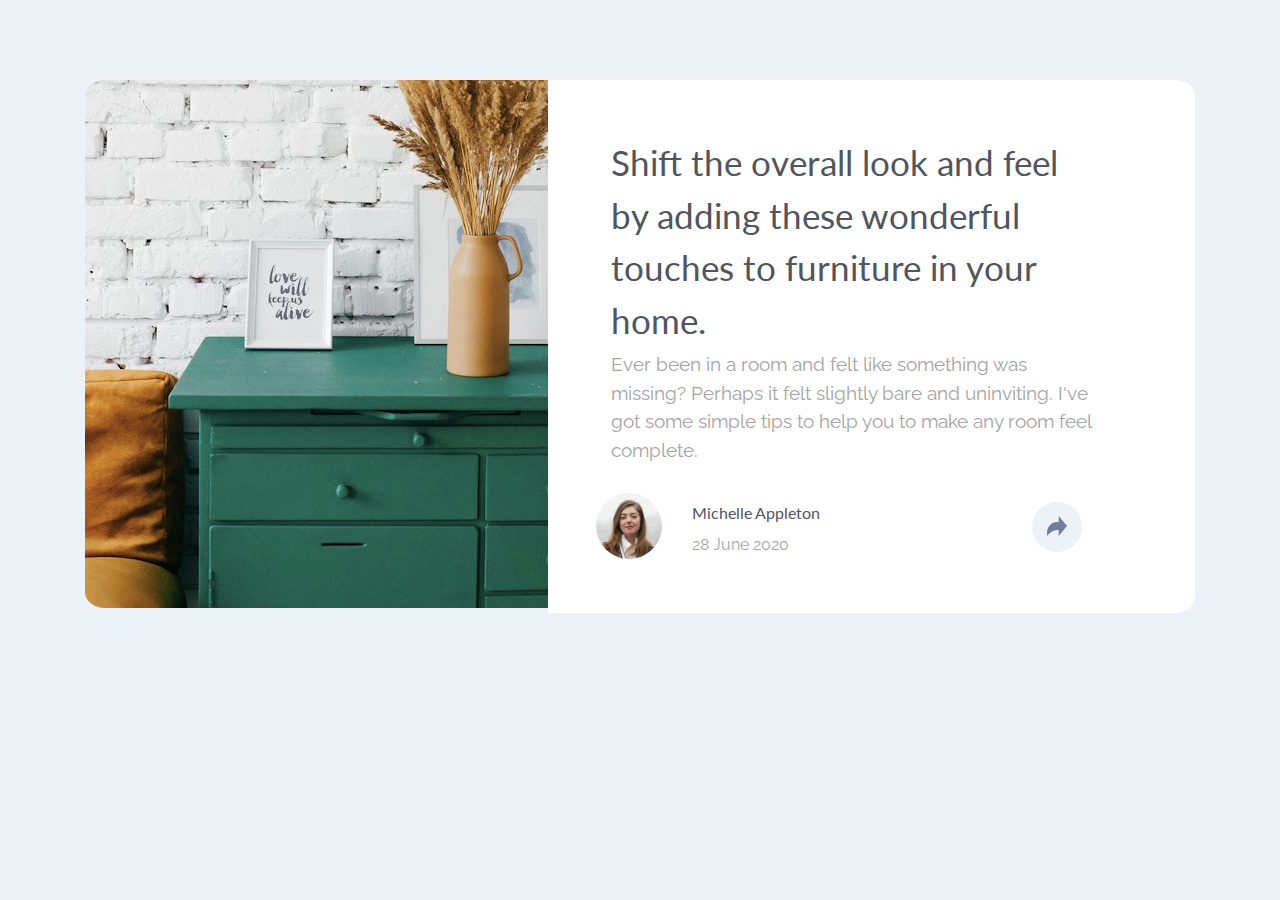
<file: Article-preview-challenge-master/index.html>
<!DOCTYPE html>
<html lang="en">

<head>
  <meta charset="UTF-8">
  <meta name="viewport" content="width=device-width, initial-scale=1.0">
  <!-- displays site properly based on user's device -->

  <link rel="icon" type="image/png" sizes="32x32" href="./images/favicon-32x32.png">

  <title>Frontend Mentor | Article preview component</title>
  <link rel="stylesheet" href="https://maxcdn.bootstrapcdn.com/bootstrap/4.5.0/css/bootstrap.min.css">
  <script src="https://ajax.googleapis.com/ajax/libs/jquery/3.5.1/jquery.min.js"></script>
  <script src="https://cdnjs.cloudflare.com/ajax/libs/popper.js/1.16.0/umd/popper.min.js"></script>
  <script src="https://maxcdn.bootstrapcdn.com/bootstrap/4.5.0/js/bootstrap.min.js"></script>
  <link href="https://fonts.googleapis.com/css2?family=Lato:wght@700&display=swap" rel="stylesheet">
  <link href="https://fonts.googleapis.com/css2?family=Raleway:wght@300&display=swap" rel="stylesheet">
  <link rel="stylesheet" href="https://fonts.googleapis.com/icon?family=Material+Icons">
  <link href="https://fonts.googleapis.com/css2?family=Quicksand:wght@500&display=swap" rel="stylesheet">
  <link rel="stylesheet" type="text/css" href="style.css">
  <script src="styles.js"></script>
</head>

<body>
  <div class="container-fluid py-3">
    <div class="container mx-auto py-3">
      <div class="row no-gutters my-5">
        <!--left column image of drawers-->
        <div class="col-xl-5 col-lg-4 col-md-12 col-sm-12 col-xs-12"><img src="images/drawers.jpg" alt="drawers image" class="imgsize ">
        </div>
        <!--right column of text side -->
        <div class="col-xl-7 col-lg-8 col-md-12 col-sm-12 col-xs-12 textstyling  p-5" id="c3id">
          <!--Row 1-->
          <div class="row col-xl-12 col-md-12 col-sm-12 col-xs-12 c2">
            <div class="col-xl-12 col-md-12 col-sm-12 col-xs-12 pt-2">
              Shift the overall look and feel by adding these wonderful touches to furniture in your home.
            </div>
          </div>
          <!--Row 2-->
          <div class="row c3 pt-1 col-xl-12 col-md-12 col-sm-12 col-xs-12 ">
            <div class="col-sm-12 col-lg-12 col-xl-12 ">Ever been in a room and felt like something was missing? Perhaps
              it felt slightly
              bare and uninviting. I've got some
              simple tips to help you to make any room feel complete.<br /><br />
            </div>
            <!--popupstart-->

            <div class="popup" id="myid">
              <div class=" p-2 poptext">
                <div class="forshare mx-2">SHARE</div>
                <div><svg xmlns="http://www.w3.org/2000/svg" width="20" height="20">
                    <path fill="#FFF"
                      d="M18.896 0H1.104C.494 0 0 .494 0 1.104v17.793C0 19.506.494 20 1.104 20h9.58v-7.745H8.076V9.237h2.606V7.01c0-2.583 1.578-3.99 3.883-3.99 1.104 0 2.052.082 2.329.119v2.7h-1.598c-1.254 0-1.496.597-1.496 1.47v1.928h2.989l-.39 3.018h-2.6V20h5.098c.608 0 1.102-.494 1.102-1.104V1.104C20 .494 19.506 0 18.896 0z" />
                  </svg></div>
                <div><svg xmlns="http://www.w3.org/2000/svg" width="20" height="17">
                    <path fill="#FFF"
                      d="M20 2.172a8.192 8.192 0 01-2.357.646 4.11 4.11 0 001.804-2.27 8.22 8.22 0 01-2.605.996A4.096 4.096 0 0013.847.248c-2.65 0-4.596 2.472-3.998 5.037A11.648 11.648 0 011.392 1a4.109 4.109 0 001.27 5.478 4.086 4.086 0 01-1.858-.513c-.045 1.9 1.318 3.679 3.291 4.075a4.113 4.113 0 01-1.853.07 4.106 4.106 0 003.833 2.849A8.25 8.25 0 010 14.658a11.616 11.616 0 006.29 1.843c7.618 0 11.922-6.434 11.663-12.205A8.354 8.354 0 0020 2.172z" />
                  </svg></div>
                <div><svg xmlns="http://www.w3.org/2000/svg" width="20" height="20">
                    <path fill="#FFF"
                      d="M10 0C4.478 0 0 4.477 0 10c0 4.237 2.636 7.855 6.356 9.312-.088-.791-.167-2.005.035-2.868.182-.78 1.172-4.97 1.172-4.97s-.299-.6-.299-1.486c0-1.39.806-2.428 1.81-2.428.852 0 1.264.64 1.264 1.408 0 .858-.545 2.14-.828 3.33-.236.995.5 1.807 1.48 1.807 1.778 0 3.144-1.874 3.144-4.58 0-2.393-1.72-4.068-4.177-4.068-2.845 0-4.515 2.135-4.515 4.34 0 .859.331 1.781.745 2.281a.3.3 0 01.069.288l-.278 1.133c-.044.183-.145.223-.335.134-1.249-.581-2.03-2.407-2.03-3.874 0-3.154 2.292-6.052 6.608-6.052 3.469 0 6.165 2.473 6.165 5.776 0 3.447-2.173 6.22-5.19 6.22-1.013 0-1.965-.525-2.291-1.148l-.623 2.378c-.226.869-.835 1.958-1.244 2.621.937.29 1.931.446 2.962.446 5.522 0 10-4.477 10-10S15.522 0 10 0z" />
                  </svg></div>
              </div>
              <div class="row no-gutters popuparrow">
                <span class="material-icons icon-display mx-auto">
                  arrow_drop_down
                </span>
              </div>
            </div>
            <!--popupends-->
          </div>

          <!--for mobile last row start-->
          <div id="containers" class="text-center displayforsmall">
            <div class="box">
              <div style="align-items:flex-start;"><img src="images/avatar-michelle.jpg" alt="avatar image" class="avatar"></div>
            </div>
            <div class="box">
              <div>
                <div class="row text-left ">
                  <div class="col-sm-12 c4 py-2">Michelle Appleton</div>
                  <div class="col-sm-12 c5 pb-2">28 June 2020</div>
                </div>
              </div>
            </div>
            <div class="box" >
              <div> &nbsp <span class="dot" onclick="displayit2()"><svg xmlns="http://www.w3.org/2000/svg" width="15"
                    height="13">
                    <path fill="#6E8098"
                      d="M15 6.495L8.766.014V3.88H7.441C3.33 3.88 0 7.039 0 10.936v2.049l.589-.612C2.59 10.294 5.422 9.11 8.39 9.11h.375v3.867L15 6.495z" />
                  </svg></span></div>
            </div>
          </div>
          <!--for mobile last row end-->
          <!--Row 3-->
          <div class="row c4 displaywhenbig">

            <div class="col-xl-2 col-sm-2 col-xs-2"><img src="images/avatar-michelle.jpg" alt="avatar image" class="avatar ">
            </div>

            <div class="col-xl-7 col-sm-7 col-xs-7">
              <div class="row ">
                <div class="col-sm-12 c4 py-2">Michelle Appleton</div>
                <div class="col-sm-12 c5 pb-2">28 June 2020</div>
              </div>
            </div>
            <div class="col-xl-3 col-sm-3 col-xs-3 ">
              <span class="dot" onclick="displayit()"> <img src="images/icon-share.svg" alt="share icon" class="shareicon"></span>
            </div>
          </div>
        </div>

        <!--for mobile share button row start-->

        <div class="col-sm-12 col-xs-12 p-4 baserowstyling" id="myid2">
          <div class="basetext">
            <div class="text py-1 forshare">SHARE</div>
            <div class="text"><svg xmlns="http://www.w3.org/2000/svg" width="22" height="18">
                <path fill="#FFF"
                  d="M18.896 0H1.104C.494 0 0 .494 0 1.104v17.793C0 19.506.494 20 1.104 20h9.58v-7.745H8.076V9.237h2.606V7.01c0-2.583 1.578-3.99 3.883-3.99 1.104 0 2.052.082 2.329.119v2.7h-1.598c-1.254 0-1.496.597-1.496 1.47v1.928h2.989l-.39 3.018h-2.6V20h5.098c.608 0 1.102-.494 1.102-1.104V1.104C20 .494 19.506 0 18.896 0z" />
                </svg></div>
            <div class="text"><svg xmlns="http://www.w3.org/2000/svg" width="23" height="18">
                <path fill="#FFF"
                  d="M20 2.172a8.192 8.192 0 01-2.357.646 4.11 4.11 0 001.804-2.27 8.22 8.22 0 01-2.605.996A4.096 4.096 0 0013.847.248c-2.65 0-4.596 2.472-3.998 5.037A11.648 11.648 0 011.392 1a4.109 4.109 0 001.27 5.478 4.086 4.086 0 01-1.858-.513c-.045 1.9 1.318 3.679 3.291 4.075a4.113 4.113 0 01-1.853.07 4.106 4.106 0 003.833 2.849A8.25 8.25 0 010 14.658a11.616 11.616 0 006.29 1.843c7.618 0 11.922-6.434 11.663-12.205A8.354 8.354 0 0020 2.172z" />
                </svg></div>
            <div class="text"><svg xmlns="http://www.w3.org/2000/svg" width="22" height="20">
                <path fill="#FFF"
                  d="M10 0C4.478 0 0 4.477 0 10c0 4.237 2.636 7.855 6.356 9.312-.088-.791-.167-2.005.035-2.868.182-.78 1.172-4.97 1.172-4.97s-.299-.6-.299-1.486c0-1.39.806-2.428 1.81-2.428.852 0 1.264.64 1.264 1.408 0 .858-.545 2.14-.828 3.33-.236.995.5 1.807 1.48 1.807 1.778 0 3.144-1.874 3.144-4.58 0-2.393-1.72-4.068-4.177-4.068-2.845 0-4.515 2.135-4.515 4.34 0 .859.331 1.781.745 2.281a.3.3 0 01.069.288l-.278 1.133c-.044.183-.145.223-.335.134-1.249-.581-2.03-2.407-2.03-3.874 0-3.154 2.292-6.052 6.608-6.052 3.469 0 6.165 2.473 6.165 5.776 0 3.447-2.173 6.22-5.19 6.22-1.013 0-1.965-.525-2.291-1.148l-.623 2.378c-.226.869-.835 1.958-1.244 2.621.937.29 1.931.446 2.962.446 5.522 0 10-4.477 10-10S15.522 0 10 0z" />
                </svg></div>
            <div class="text">
              <div> <span class="dot2"> &nbsp <svg xmlns="http://www.w3.org/2000/svg" width="18" height="14">
                    <path fill="#6E8098"
                      d="M15 6.495L8.766.014V3.88H7.441C3.33 3.88 0 7.039 0 10.936v2.049l.589-.612C2.59 10.294 5.422 9.11 8.39 9.11h.375v3.867L15 6.495z" />
                  </svg></span></div>
            </div>
          </div>
        </div>

        <!--for mobile share button row end-->

      </div>
    </div>
  </div>



</body>

</html>
</file>
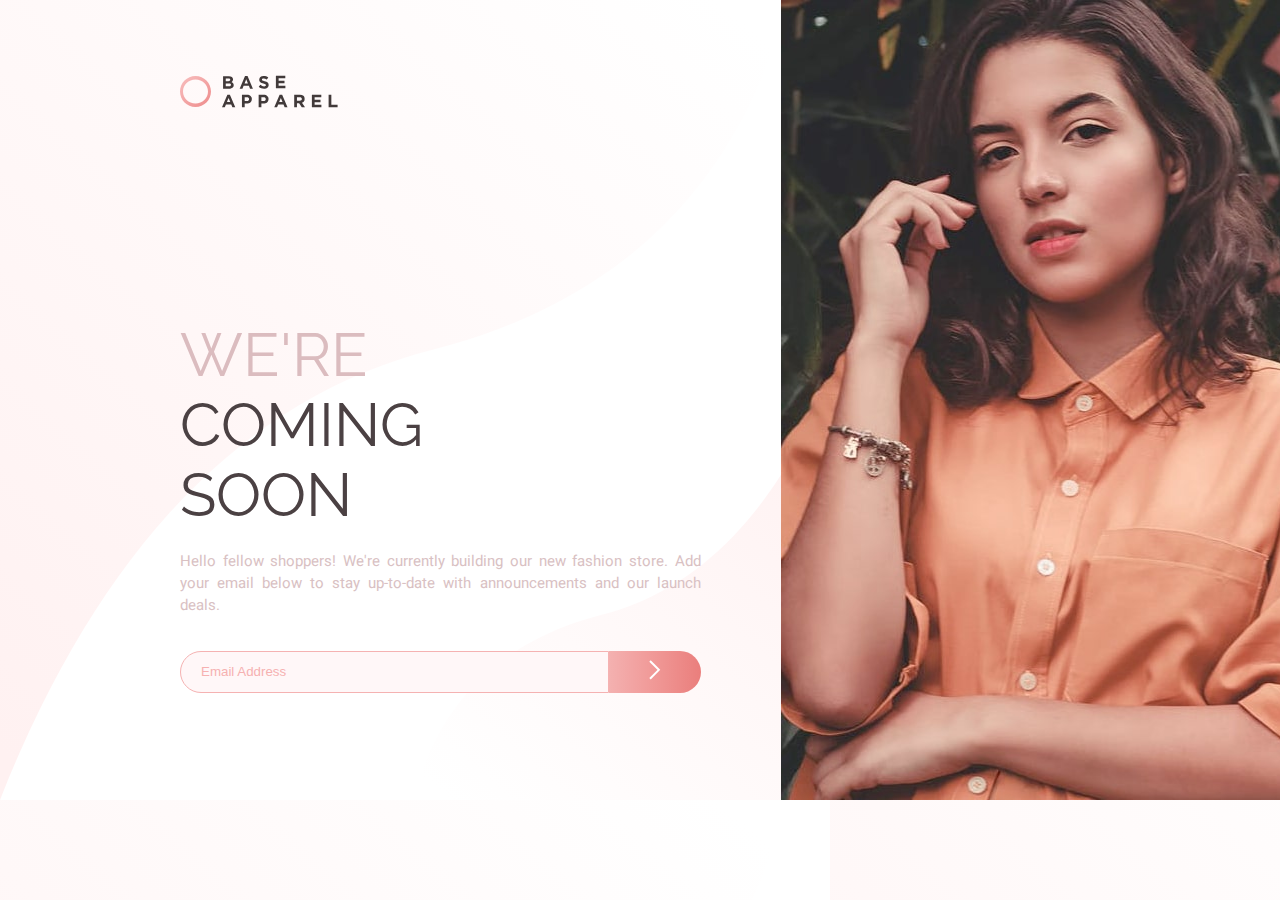
<file: base-apparel-coming-soon-master/index.html>
<!DOCTYPE html>
<html lang="en">
  <head>
    <meta charset="UTF-8" />
    <meta name="viewport" content="width=device-width, initial-scale=1.0" />
    <!-- displays site properly based on user's device -->

    <link
      rel="icon"
      type="image/png"
      sizes="32x32"
      href="./images/favicon-32x32.png"
    />

    <title>Frontend Mentor | Base Apparel coming soon page</title>
    <link
      href="https://fonts.googleapis.com/css2?family=Raleway:wght@500&display=swap"
      rel="stylesheet"
    />
    <link
      href="https://fonts.googleapis.com/css2?family=Heebo:wght@300;400&display=swap"
      rel="stylesheet"
    />
    <link rel="stylesheet" href="index.css" />
    <!-- Feel free to remove these styles or customise in your own stylesheet 👍 -->
    <style>
      .attribution {
        font-size: 11px;
        text-align: center;
      }
      .attribution a {
        color: hsl(228, 45%, 44%);
      }
    </style>
  </head>
  <body>
    <!--grid starts -->
    <div class="container">
      <div class="item1">
        <img alt="logo" src="images/logo.svg" />
      </div>
      <div class="item3">
        <div class="cont1">
          <div class="itm1">WE'RE</div>
          <div class="itm2">COMING</div>
          <div class="itm3">SOON</div>
          <div class="itm4">
            Hello fellow shoppers! We're currently building our new fashion
            store. Add your email below to stay up-to-date with announcements
            and our launch deals.
          </div>
          <div class="itm5 ">
            <div class="form-group">
              <input class="form-field" type="text" value="Email Address"/>
              <button type="button" class="btn" >
                <svg xmlns="http://www.w3.org/2000/svg" width="12" height="20"><path fill="none" stroke="#FFF" stroke-width="2" d="M1 1l8.836 8.836L1 18.671"/></svg>

              
            </div>
          </div>
        </div>
      </div>
      <div class="item2"></div>
    </div>
    <!-- grid ends -->
  </body>
</html>
</file>
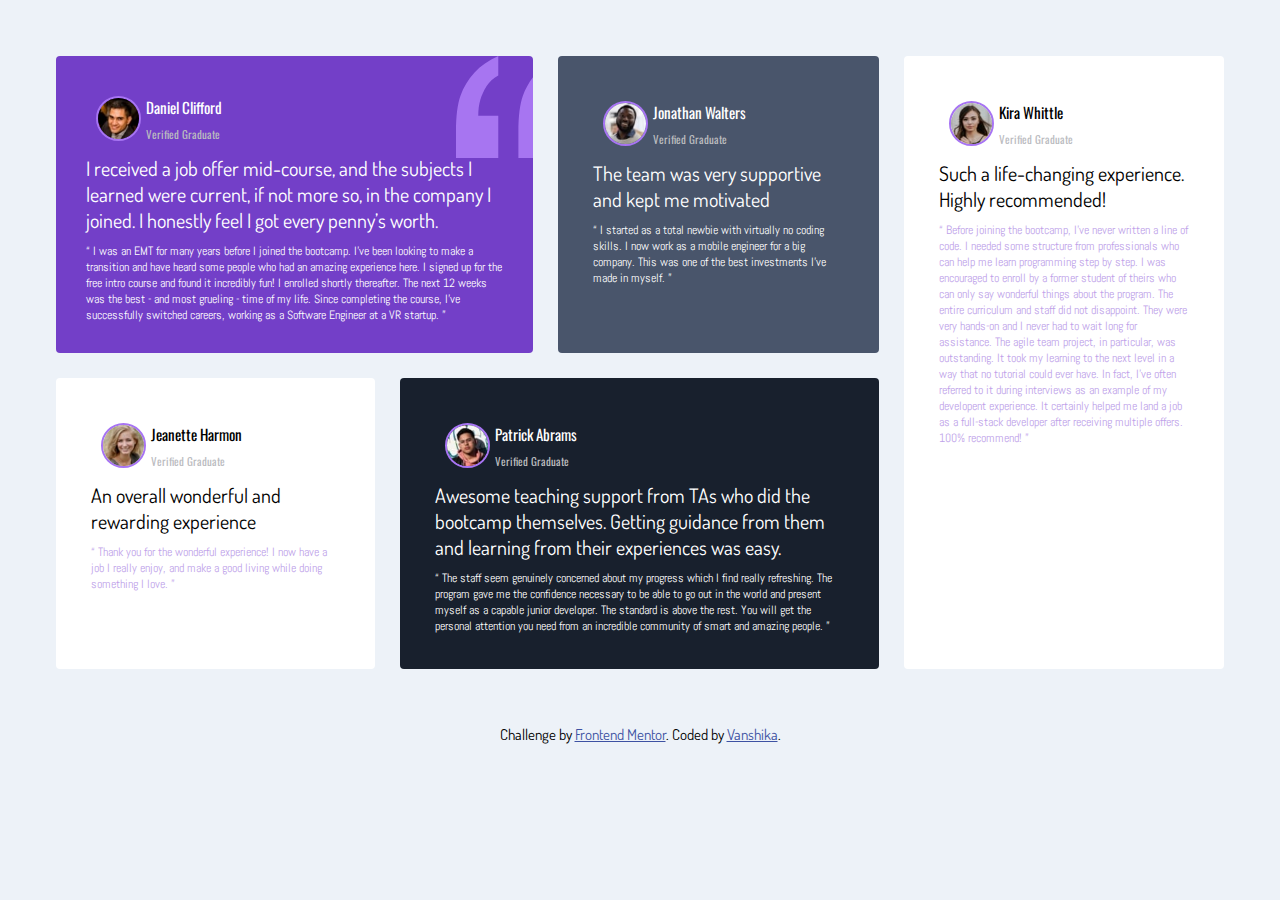
<file: Testimonials-challenge/testimonials-grid-section-main/index.html>
<!DOCTYPE html>
<html lang="en">
  <head>
    <meta charset="UTF-8" />
    <meta name="viewport" content="width=device-width, initial-scale=1.0" />
    <!-- displays site properly based on user's device -->

    <link
      rel="icon"
      type="image/png"
      sizes="32x32"
      href="./images/favicon-32x32.png"
    />

    <link
      href="https://fonts.googleapis.com/css2?family=Dosis&display=swap"
      rel="stylesheet"
    />
    <link
      href="https://fonts.googleapis.com/css2?family=Oswald:wght@300&display=swap"
      rel="stylesheet"
    />
    <link
      href="https://fonts.googleapis.com/css2?family=Abel&display=swap"
      rel="stylesheet"
    />
    <title>Frontend Mentor | [Challenge Name Here]</title>
    <link rel="stylesheet" href="index.css" />
    <!-- Feel free to remove these styles or customise in your own stylesheet 👍 -->
    <style>
      .attribution {
        font-size: 15px;
        font-family: "Dosis", sans-serif;
        padding-bottom: 20px;
        text-align: center;
      }
      .attribution a {
        color: hsl(228, 45%, 44%);
      }
    </style>
  </head>
  <body>
    <div class="container">
      <!-- item1 stuff starts -->
      <div class="item item1">
        <div class="item-cont">
          <div class="sub-cont">
            <div class="img-cont"><img src="./images/image-daniel.jpg" /></div>
            <div class="name">Daniel Clifford</div>
            <div class="desg"><span class="cc1"></span>Verified Graduate</span></div>
          </div>
          <div class="item-heading">
            I received a job offer mid-course, and the subjects I learned were
            current, if not more so, in the company I joined. I honestly feel I
            got every penny’s worth.
          </div>
          <div class="item-content">
            “ I was an EMT for many years before I joined the bootcamp. I’ve
            been looking to make a transition and have heard some people who had
            an amazing experience here. I signed up for the free intro course
            and found it incredibly fun! I enrolled shortly thereafter. The next
            12 weeks was the best - and most grueling - time of my life. Since
            completing the course, I’ve successfully switched careers, working
            as a Software Engineer at a VR startup. ”
          </div>
        </div>
      </div>
      <!-- item 1 stuff ends -->
      <!-- item2 stuff starts -->
      <div class="item item2">
        <div class="item-cont">
          <div class="sub-cont">
            <div class="img-cont">
              <img src="./images/image-jonathan.jpg" />
            </div>
            <div class="name">Jonathan Walters</div>
            <div class="desg">Verified Graduate</div>
          </div>
          <div class="item-heading">
            The team was very supportive and kept me motivated
          </div>
          <div class="item-content">
            “ I started as a total newbie with virtually no coding skills. I now
            work as a mobile engineer for a big company. This was one of the
            best investments I’ve made in myself. ”
          </div>
        </div>
      </div>
      <!-- item 2 stuff ends -->
      <!-- item3 stuff starts -->
      <div class="item item3">
        <div class="item-cont">
          <div class="sub-cont">
            <div class="img-cont">
              <img src="./images/image-jeanette.jpg" />
            </div>
            <div class="name">Jeanette Harmon</div>
            <div class="desg">Verified Graduate</div>
          </div>
          <div class="item-heading">
            An overall wonderful and rewarding experience
          </div>
          <div class="item-content cc1">
            “ Thank you for the wonderful experience! I now have a job I really
            enjoy, and make a good living while doing something I love. ”
          </div>
        </div>
      </div>
      <!-- item 3 stuff ends -->
      <!-- item4 stuff starts -->
      <div class="item item4">
        <div class="item-cont">
          <div class="sub-cont">
            <div class="img-cont">
              <img src="./images/image-patrick.jpg" />
            </div>
            <div class="name">Patrick Abrams</div>
            <div class="desg">Verified Graduate</div>
          </div>
          <div class="item-heading">
            Awesome teaching support from TAs who did the bootcamp themselves.
            Getting guidance from them and learning from their experiences was
            easy.
          </div>
          <div class="item-content">
            “ The staff seem genuinely concerned about my progress which I find
            really refreshing. The program gave me the confidence necessary to
            be able to go out in the world and present myself as a capable
            junior developer. The standard is above the rest. You will get the
            personal attention you need from an incredible community of smart
            and amazing people. ”
          </div>
        </div>
      </div>
      <!-- item 4 stuff ends -->
      <!-- item5 stuff starts -->
      <div class="item item5">
        <div class="item-cont">
          <div class="sub-cont">
            <div class="img-cont">
              <img src="./images/image-kira.jpg" />
            </div>
            <div class="name">Kira Whittle</div>
            <div class="desg">Verified Graduate</div>
          </div>
          <div class="item-heading">
            Such a life-changing experience. Highly recommended!
          </div>
          <div class="item-content cc1">
            “ Before joining the bootcamp, I’ve never written a line of code. I
            needed some structure from professionals who can help me learn
            programming step by step. I was encouraged to enroll by a former
            student of theirs who can only say wonderful things about the
            program. The entire curriculum and staff did not disappoint. They
            were very hands-on and I never had to wait long for assistance. The
            agile team project, in particular, was outstanding. It took my
            learning to the next level in a way that no tutorial could ever
            have. In fact, I’ve often referred to it during interviews as an
            example of my developent experience. It certainly helped me land a
            job as a full-stack developer after receiving multiple offers. 100%
            recommend! ”
          </div>
        </div>
      </div>
      <!-- item 5 stuff ends -->
    </div>

    <div class="attribution">
      Challenge by
      <a href="https://www.frontendmentor.io?ref=challenge" target="_blank"
        >Frontend Mentor</a
      >. Coded by <a href="https://github.com/Vanshikaa00">Vanshika</a>.
    </div>
  </body>
</html>
</file>
<file: Article-preview-challenge-master/style.css>
body {
      background-color: #EDF2F8;
  }

  .imgsize {
      border-top-left-radius: 3%;
      border-bottom-left-radius: 3%;
  }

  .textstyling {
      border-top-right-radius: 3%;
      border-bottom-right-radius: 3%;
      background-color: white;
      color: black;
  }

  .c2 {
      font-size: 35px;
      color: #50555e;
      font-family: 'Lato', sans-serif;
  }

  .c3 {
      position: relative;
      font-size: 19px;
      font-family: 'Raleway', sans-serif;
      color: #a4a4a5;
  }

  .c4 {

      color: #50555e;
      font-family: 'Lato', sans-serif;
  }

  .c5 {
      color: #a4a4a5;
      font-family: 'Raleway', sans-serif;
  }

  .avatar {
      border-radius: 50%;
      max-width: 100%;
      max-height: 100%;
  }

  .avatar1 {
      border-radius: 50%;
      max-width: 20%;
      max-height: 20%;
  }

  .dot {
      margin-top: 9px;
      width: 50px;
      height: 50px;
      background-color: #EDF2F8;
      border-radius: 50%;
      display: inline-block;
  }


  .shareicon {
      position: absolute;
      top: 23px;
      height: 20px;
      left: 30px;
      width: 20px;
  }

  .box {
      width: 35%;
      display: inline-block;
  }

  #containers {
      white-space: nowrap;
      text-align: center;
  }

  #myid {
      display: none;
  }

  .baserowstyling {
      background-color: #48556A;
      color: white;
      border-bottom-left-radius: 10px;
      border-bottom-right-radius: 10px;
  }

  .forshare {
      font-family: 'Quicksand', sans-serif;
      color: white;
  }

  .basetext {

      display: flex;
      flex-direction: row;
      justify-content: space-between;
  }

  .dot2 {
      margin-right: 10px;
      width: 30px;
      height: 30px;
      background-color: #EDF2F8;
      border-radius: 50%;
      display: inline-block;
  }

  .popup {
      left: 378px;
      top: 75px;
      position: absolute;
      width: 35%;
      height: 25%;
      z-index: 2;
      border-radius: 8px;
  }

  .popuparrow {
      margin-top: 0;
      padding: 0;
  }

  .icon-display {
      transform: scale(2);
      color: #48556A;
      top: 0;
      text-align: center;
  }

  .poptext {
      display: flex;
      flex-direction: row;
      justify-content: space-between;
      background-color: #48556A;
      border-radius: 8px;
      padding: 0 20px 0 20px;
      color: white;
  }

  /* Extra small devices (phones, 600px and down) */
  @media only screen and (max-width: 600px) {
      .imgsize {
          max-width: 100%;
          max-height: 100%;
          border-top-left-radius: 3%;
          border-top-right-radius: 3%;
          border-bottom-right-radius: 0%;
          border-bottom-left-radius: 0%;
      }

      .textstyling {
          border-top-left-radius: 0%;
          border-top-right-radius: 0%;
          border-bottom-right-radius: 3%;
          border-bottom-left-radius: 3%;
      }

      .baserowstyling {

          display: none;
      }

      .c2 {
          font-size: 13px;
          padding: 0%;
          padding-left: 0%;
          text-align: justify;

      }

      .c3 {
          font-size: 10px;
          padding: 0%;
          text-align: justify;
      }

      .c4 {
          font-size: 9px;
          width: auto;
      }

      .c5 {
          font-size: 7px;
      }

      .avatar {
          border-radius: 50%;
          max-width: 50%;
          max-height: 50%;
      }

      .dot {
          margin-top: 9px;
          width: 29px;
          height: 29px;
          background-color: #EDF2F8;
          border-radius: 50%;
          display: inline-block;
      }

      .displaywhenbig {
          display: none;
      }

      .popup {
          display: none;
      }
  }

  /* Small devices (portrait tablets and large phones, 600px and up) */
  @media only screen and (min-width: 600px) {
      .imgsize {
          padding: 0%;
          border-top-left-radius: 3%;
          border-top-right-radius: 3%;
          border-bottom-right-radius: 0%;
          border-bottom-left-radius: 0%;
      }

      .textstyling {
          max-width: 100%;
          max-height: 100%;

          border-top-left-radius: 0%;
          border-top-right-radius: 0%;
          border-bottom-right-radius: 3%;
          border-bottom-left-radius: 3%;
      }

  }

  /* Medium devices (landscape tablets like ipad***, 768px and up) */
  @media only screen and (min-width: 768px) {
      .imgsize {

          border-top-left-radius: 3%;
          border-top-right-radius: 3%;
          border-bottom-right-radius: 0%;
          border-bottom-left-radius: 0%;
      }

      .textstyling {
          max-width: 96%;
          border-top-left-radius: 0%;
          border-top-right-radius: 0%;
          border-bottom-right-radius: 3%;
          border-bottom-left-radius: 3%;
      }

      .displayforsmall {
          display: none;
      }

      .popup {
          left: 375px;
          top: 60px;
      }

      .baserowstyling {
          display: none;
      }
  }

  /* Large devices (laptops/desktops, 992px and up) */
  @media only screen and (min-width: 1024px) {
      .imgsize {
          border-top-left-radius: 3%;
          border-top-right-radius: 0%;
          border-bottom-right-radius: 0%;
          border-bottom-left-radius: 3%;
      }

      .textstyling {
          border-top-left-radius: 0%;
          border-top-right-radius: 3%;
          border-bottom-right-radius: 3%;
          border-bottom-left-radius: 0%;
      }

      .displayforsmall {
          display: none;
      }

      .popup {
          left: 365px;

      }

      .baserowstyling {
          display: none;
      }
  }

  /* Extra large devices (large laptops and desktops, 1200px and up) */
  @media only screen and (min-width: 1200px) {
      .imgsize {
          border-top-left-radius: 3%;
          border-top-right-radius: 0%;
          border-bottom-right-radius: 0%;
          border-bottom-left-radius: 3%;
      }

      .textstyling {
          border-top-left-radius: 0%;
          border-top-right-radius: 3%;
          border-bottom-right-radius: 3%;
          border-bottom-left-radius: 0%;
      }

      .displayforsmall {
          display: none;
      }

      .popup {
          left: 378px;
          top: 75px;

      }

      .baserowstyling {
          display: none;
      }
  }
</file>
<file: base-apparel-coming-soon-master/index.css>
* {
  box-sizing: border-box;
}

body {
  margin: 0;
  padding: 0;
  background-image: url("./images/bg-pattern-desktop.svg");
}
.container {
  display: grid;
  height: 100vh;
  grid-template-columns: 61% 39%;
  grid-template-rows: repeat(2, auto);
  grid-template-areas: "1 2", "3 2";
}
.item1 {
  grid-area: 1;
  grid-column: 1 / span 1;
  padding: 75px 0 0px 180px;
}
.item2 {
  grid-area: 2;
  grid-column: 2;
  grid-row: 1 / span 2;
  background-image: url("./images/hero-desktop.jpg");
  background-repeat: no-repeat;
  float: right;
  width: 100%;
}
.item3 {
  grid-area: 3;
  grid-column: 1 / span 1;
  grid-row: 2/-1;
  padding-left: 100px;
}
.cont1 {
  display: grid;
  grid-template-columns: 1fr;
  padding: 80px;
  align-items: center;
}
.itm1 {
  color: #dbbcbf;
  font-size: 60px;

  font-family: "Raleway", sans-serif;
}
.itm2 {
  color: #4b4143;
  font-size: 60px;

  font-family: "Raleway", sans-serif;
}
.itm3 {
  color: #4b4143;
  font-size: 60px;
  font-family: "Raleway", sans-serif;
}
.itm4 {
  margin-top: 20px;
  color: #d9c1c3;
  font-size: 15px;
  text-align: justify;
  font-family: "Heebo", sans-serif;
}
.form-group {
  margin-top: 15px;
  display: flex;
  position: relative;
}
.form-group > button,
.form-field {
  white-space: nowrap;
  display: block;
}
input {
  background-color: #fff7f8;
  border: 1px solid #f5b2b2;
  color: #f6b1b1;
  padding: 20px;
  border-top-left-radius: 30px;
  border-bottom-left-radius: 30px;
  height: 40px;
}
.form-field {
  position: relative;
  z-index: 1;
  flex: 1 1 auto;
}
.btn {
  border: none;
  padding: 9px 40px 9px 40px;
  border-top-right-radius: 30px;
  border-bottom-right-radius: 30px;
  background-image: linear-gradient(
    to right,
    #f4b1b0,
    #f2a4a3,
    #f09896,
    #ed8b89,
    #ea7e7c
  );
}
.itm5 {
  margin-top: 20px;
  color: #f6b1b1;
  font-family: "Heebo", sans-serif;
}
@media only screen and (max-width: 768px) {
  .container {
    display: flex;
    flex-direction: column;
  }
  .item1 {
    order: 1;
    padding: 20px;
  }
  .item2 {
    order: 2;
    width: 100%;
    background-image: url("./images/hero-mobile.jpg");
    height: 100%;
  }
  .item3 {
    order: 3;
    padding: 30px;
  }
  .cont1 {
    padding: 20px;
  }
  .itm1 {
    font-size: 45px;
  }
  .itm2 {
    font-size: 45px;
  }
  .itm3 {
    font-size: 45px;
  }
  .itm4 {
    font-size: 10px;
  }
}
</file>
<file: Testimonials-challenge/testimonials-grid-section-main/index.css>
* {
  box-sizing: border-box;
  margin: 0;
  padding: 0;
}
body {
  background: #edf2f8;
}

.container {
  display: grid;
  gap: 25px;
  padding: 56px;
  align-self: center;
  justify-content: center;
  justify-items: center;
  grid-template-columns: repeat(4, auto-fit);
}
.item {
  padding: 35px;
  border-radius: 4px;
}
.item1 {
  grid-column: 1 / 3;

  background-image: url(./images/bg-pattern-quotation.svg);
  background-repeat: no-repeat;
  background-position-x: 25em;
  padding: 30px;

  background-color: #733fc8;
  color: white;
}

.item2 {
  background: #49556b;
  grid-column: 3 / span 1;
  color: white;
}
.item3 {
  grid-column: 1 / span 1;
  grid-row: 2;
  background: white;
  color: black;
}
.item4 {
  grid-row: 2;
  grid-column: 2 / span 2;
  background: #18202d;
  color: white;
}
.item5 {
  grid-column: 4;
  grid-row: 1 / span 2;
  background: white;
  color: black;
}
.cc1 {
  color: #bea2e9;
}
.item-cont {
  display: grid;
  grid-template-rows: 1fr;
  grid-template-columns: 1fr;
}
img {
  border-radius: 50%;
  border: 2px solid #a774f3;
  height: 45px;
  width: 45px;
}
.item-heading {
  font-size: 20px;
  margin-bottom: 10px;
  font-family: "Dosis", sans-serif;
}
.item-content {
  font-family: "Abel", sans-serif;
  font-size: 12px;
}
.sub-cont {
  display: grid;
  grid-template-columns: auto 1fr;
  gap: 5px;
  margin: 10px;
}
.img-cont {
  align-self: center;

  grid-row: 1 / span 2;
}
.name {
  font-family: "Oswald", sans-serif;
  font-size: 15px;
}
.desg {
  color: #bbbcbf;
  font-size: 11px;
  font-family: "Oswald", sans-serif;
}
@media only screen and (max-width: 600px) {
  .container {
    display: flex;
    flex-direction: column;
  }
  .item-heading {
    font-size: 17px;
  }
  .item-content {
    font-size: 10px;
  }
}
</file>
